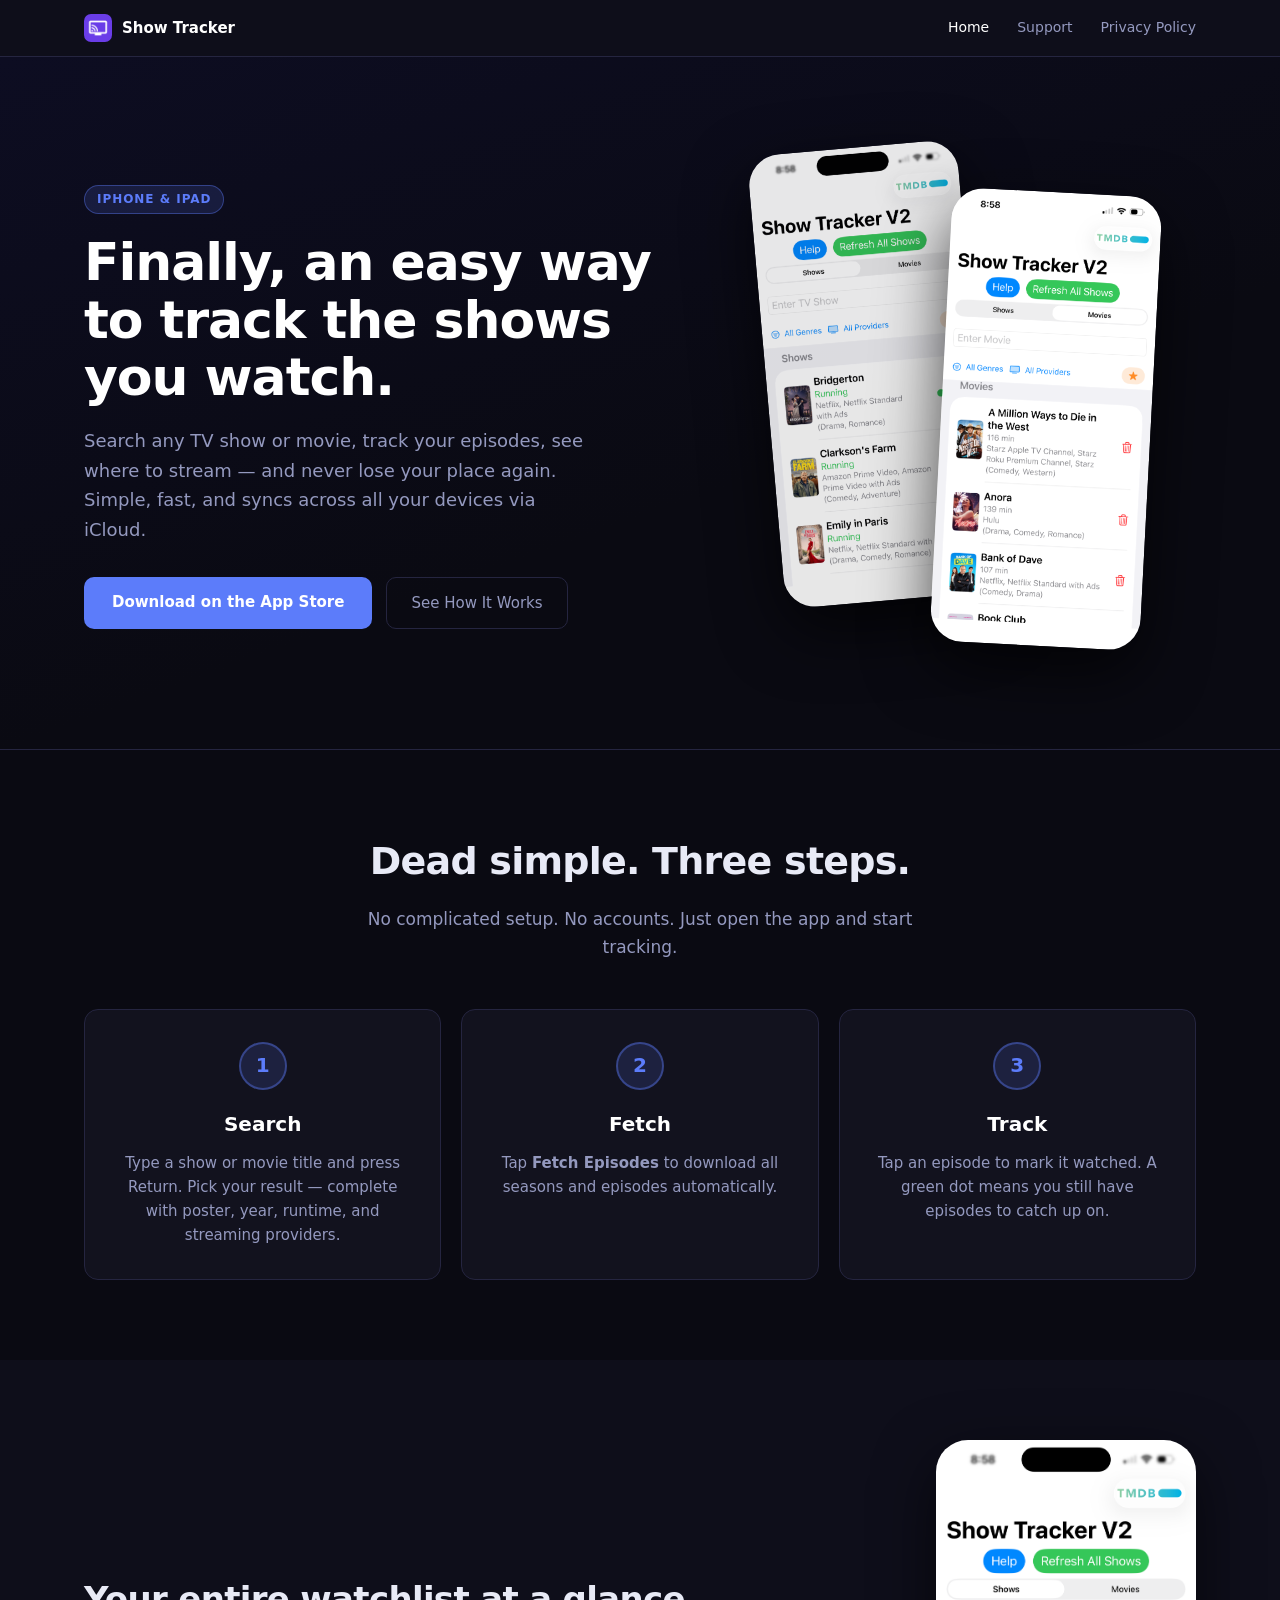
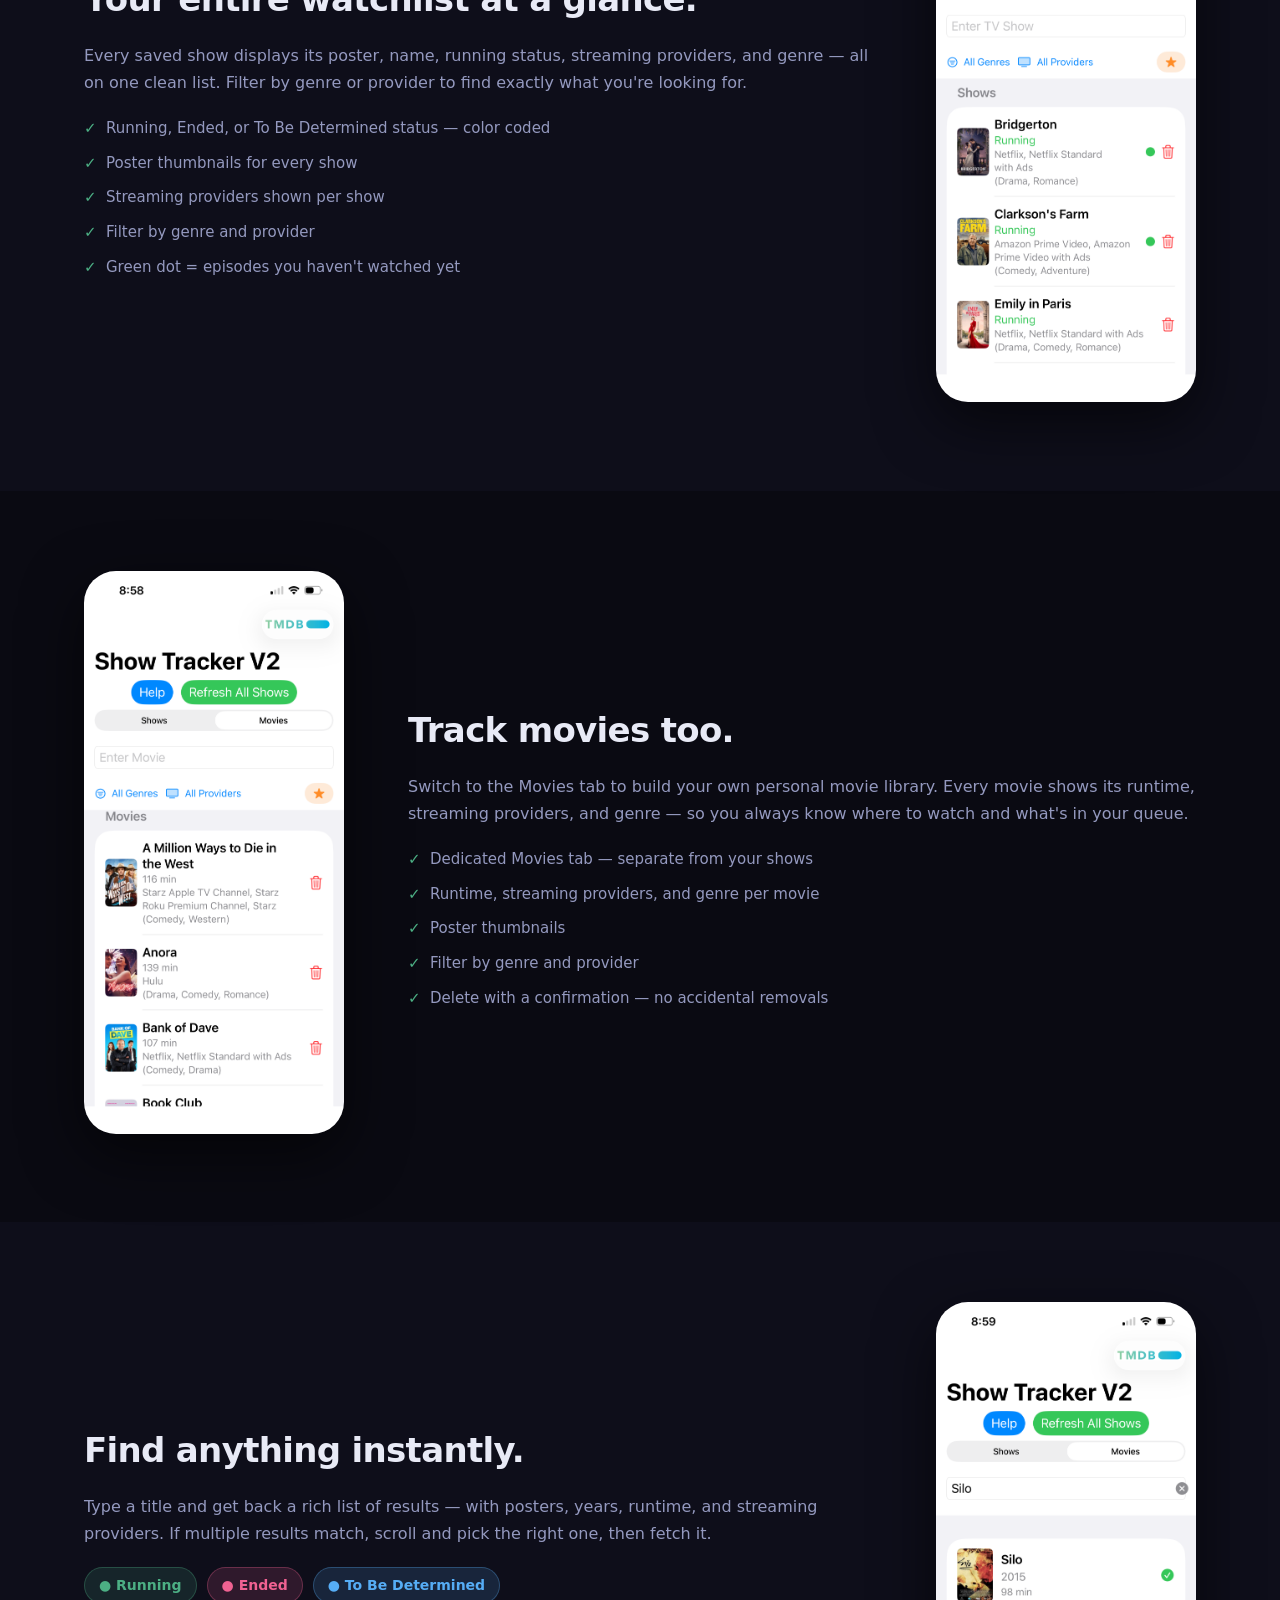
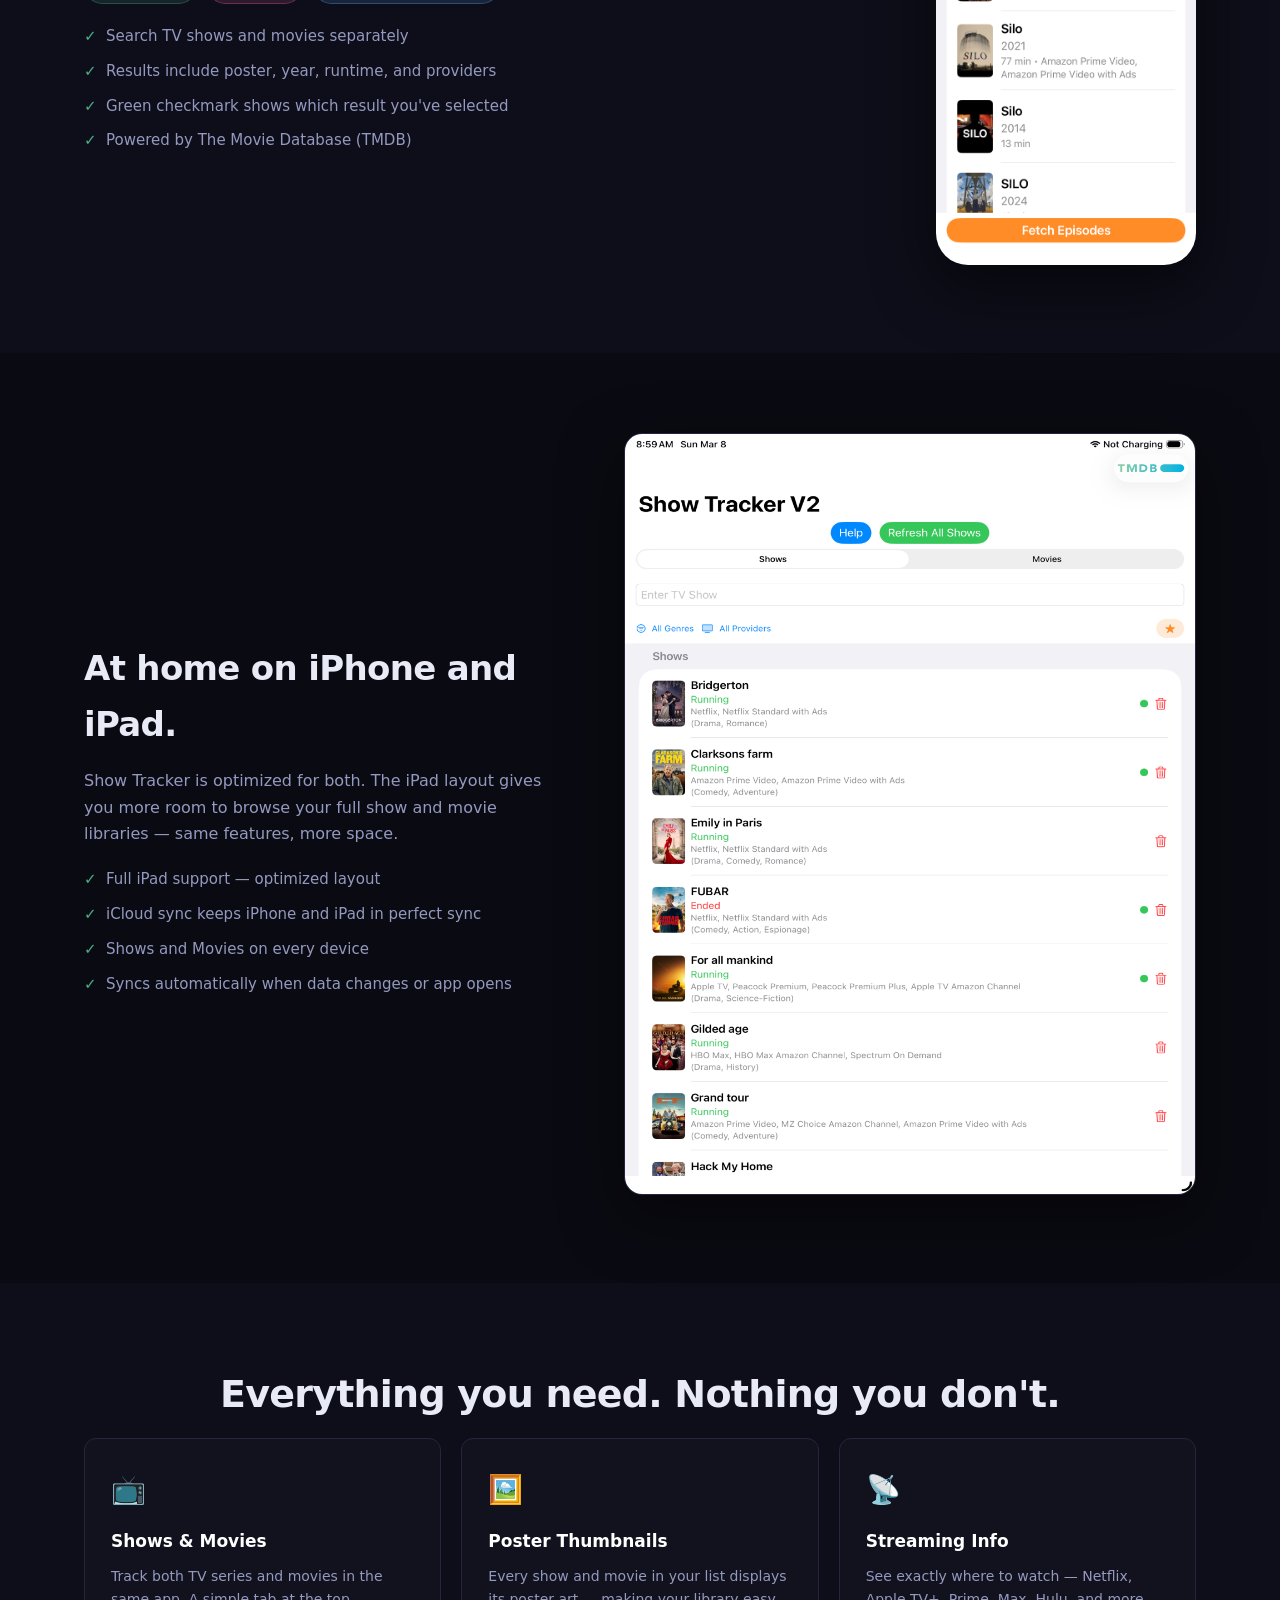
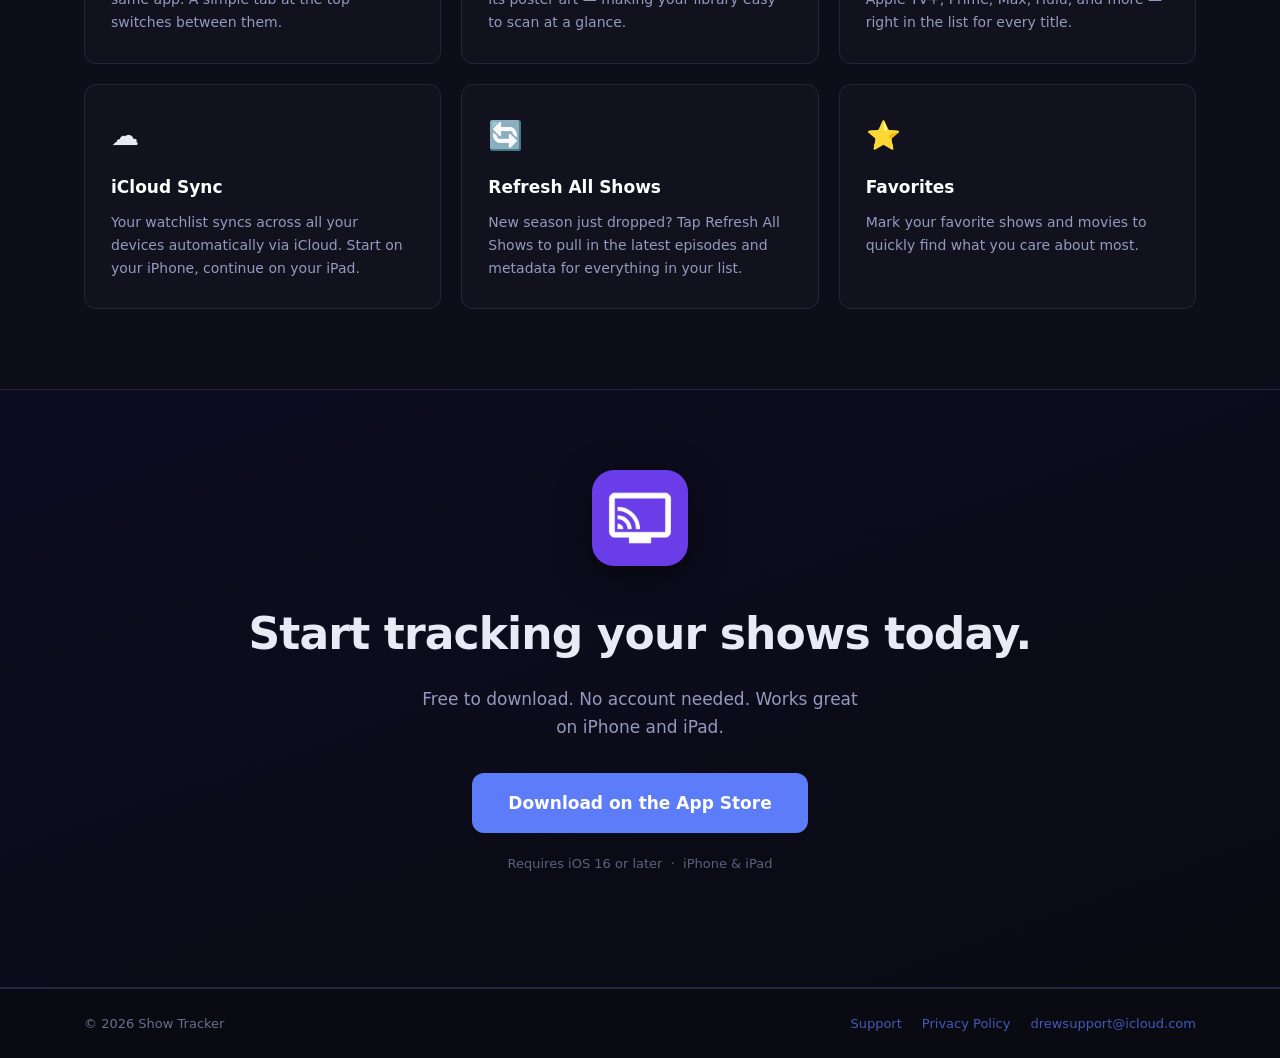
<file: index.html>
<!doctype html>
<html lang="en">
<head>
	
	
<!-- Google tag (gtag.js) DO NOT REMOVE -->
<script async src="https://www.googletagmanager.com/gtag/js?id=G-LZV2YKF7E3"></script>
<script>
  window.dataLayer = window.dataLayer || [];
  function gtag(){dataLayer.push(arguments);}
  gtag('js', new Date());

  gtag('config', 'G-LZV2YKF7E3');
</script>	
<!-- DO NOT REMOVE ABOVE -->
	
	
  <meta charset="UTF-8" />
  <meta name="viewport" content="width=device-width, initial-scale=1.0" />
  <title>Show Tracker — Track Every Show You Watch</title>
  <meta name="description" content="Show Tracker is a simple iOS app to track TV shows and movies, mark watched episodes, and see where to stream — on iPhone and iPad." />
  <link rel="stylesheet" href="styles.css" />
</head>
<body>

  <nav class="site-nav">
    <div class="container nav-inner">
      <a href="index.html" class="nav-logo">
        <img src="screenshots/appicon.png" alt="Show Tracker icon" class="nav-icon" />
        Show Tracker
      </a>
      <div class="nav-links">
        <a href="index.html" class="active">Home</a>
        <a href="support.html">Support</a>
        <a href="privacy.html">Privacy Policy</a>
      </div>
    </div>
  </nav>

  <!-- HERO -->
  <header class="hero">
    <div class="container">
      <div class="hero-inner">
        <div class="hero-text">
          <div class="badge">iPhone &amp; iPad</div>
          <h1>Finally, an easy way to track the shows you watch.</h1>
          <p class="tagline">Search any TV show or movie, track your episodes, see where to stream — and never lose your place again. Simple, fast, and syncs across all your devices via iCloud.</p>
          <div class="hero-cta">
            <a href="https://apps.apple.com/us/app/show-tracker-v2-simple/id6760260950" class="btn-primary">Download on the App Store</a>
            <a href="#features" class="btn-ghost">See How It Works</a>
          </div>
        </div>
        <div class="hero-screenshots">
          <img src="screenshots/iphone_shows.png" alt="Show Tracker main list on iPhone" class="phone-shot shot-back" />
          <img src="screenshots/iphone_movies.png" alt="Movies list on iPhone" class="phone-shot shot-front" />
        </div>
      </div>
    </div>
  </header>

  <!-- HOW IT WORKS -->
  <section class="section steps-section" id="features">
    <div class="container">
      <h2 class="section-title">Dead simple. Three steps.</h2>
      <p class="section-sub">No complicated setup. No accounts. Just open the app and start tracking.</p>
      <div class="steps-grid">
        <div class="step-card">
          <div class="step-num">1</div>
          <h3>Search</h3>
          <p>Type a show or movie title and press Return. Pick your result — complete with poster, year, runtime, and streaming providers.</p>
        </div>
        <div class="step-card">
          <div class="step-num">2</div>
          <h3>Fetch</h3>
          <p>Tap <strong>Fetch Episodes</strong> to download all seasons and episodes automatically.</p>
        </div>
        <div class="step-card">
          <div class="step-num">3</div>
          <h3>Track</h3>
          <p>Tap an episode to mark it watched. A green dot means you still have episodes to catch up on.</p>
        </div>
      </div>
    </div>
  </section>

  <!-- FEATURE ROW 1 — show list -->
  <section class="section feature-section alt-bg">
    <div class="container">
      <div class="feature-row">
        <div class="feature-copy">
          <h2>Your entire watchlist at a glance.</h2>
          <p>Every saved show displays its poster, name, running status, streaming providers, and genre — all on one clean list. Filter by genre or provider to find exactly what you're looking for.</p>
          <ul class="feature-list">
            <li>Running, Ended, or To Be Determined status — color coded</li>
            <li>Poster thumbnails for every show</li>
            <li>Streaming providers shown per show</li>
            <li>Filter by genre and provider</li>
            <li>Green dot = episodes you haven't watched yet</li>
          </ul>
        </div>
        <div class="feature-img phone-frame">
          <img src="screenshots/iphone_shows.png" alt="Show Tracker shows list on iPhone" />
        </div>
      </div>
    </div>
  </section>

  <!-- FEATURE ROW 2 — movies -->
  <section class="section feature-section">
    <div class="container">
      <div class="feature-row reverse">
        <div class="feature-copy">
          <h2>Track movies too.</h2>
          <p>Switch to the Movies tab to build your own personal movie library. Every movie shows its runtime, streaming providers, and genre — so you always know where to watch and what's in your queue.</p>
          <ul class="feature-list">
            <li>Dedicated Movies tab — separate from your shows</li>
            <li>Runtime, streaming providers, and genre per movie</li>
            <li>Poster thumbnails</li>
            <li>Filter by genre and provider</li>
            <li>Delete with a confirmation — no accidental removals</li>
          </ul>
        </div>
        <div class="feature-img phone-frame">
          <img src="screenshots/iphone_movies.png" alt="Movies list on iPhone" />
        </div>
      </div>
    </div>
  </section>

  <!-- FEATURE ROW 3 — search -->
  <section class="section feature-section alt-bg">
    <div class="container">
      <div class="feature-row">
        <div class="feature-copy">
          <h2>Find anything instantly.</h2>
          <p>Type a title and get back a rich list of results — with posters, years, runtime, and streaming providers. If multiple results match, scroll and pick the right one, then fetch it.</p>
          <div class="status-pills">
            <span class="pill green">● Running</span>
            <span class="pill red">● Ended</span>
            <span class="pill blue">● To Be Determined</span>
          </div>
          <ul class="feature-list" style="margin-top:20px;">
            <li>Search TV shows and movies separately</li>
            <li>Results include poster, year, runtime, and providers</li>
            <li>Green checkmark shows which result you've selected</li>
            <li>Powered by The Movie Database (TMDB)</li>
          </ul>
        </div>
        <div class="feature-img phone-frame">
          <img src="screenshots/iphone_search.png" alt="Search results on iPhone" />
        </div>
      </div>
    </div>
  </section>

  <!-- IPAD -->
  <section class="section ipad-section">
    <div class="container">
      <div class="ipad-inner">
        <div class="ipad-copy">
          <h2>At home on iPhone and iPad.</h2>
          <p>Show Tracker is optimized for both. The iPad layout gives you more room to browse your full show and movie libraries — same features, more space.</p>
          <ul class="feature-list">
            <li>Full iPad support — optimized layout</li>
            <li>iCloud sync keeps iPhone and iPad in perfect sync</li>
            <li>Shows and Movies on every device</li>
            <li>Syncs automatically when data changes or app opens</li>
          </ul>
        </div>
        <div class="ipad-img">
          <img src="screenshots/ipad_shows.png" alt="Show Tracker on iPad" />
        </div>
      </div>
    </div>
  </section>

  <!-- FEATURE GRID -->
  <section class="section grid-section alt-bg">
    <div class="container">
      <h2 class="section-title">Everything you need. Nothing you don't.</h2>
      <div class="feat-grid">

        <div class="feat-card">
          <div class="feat-icon">📺</div>
          <h3>Shows &amp; Movies</h3>
          <p>Track both TV series and movies in the same app. A simple tab at the top switches between them.</p>
        </div>

        <div class="feat-card">
          <div class="feat-icon">🖼️</div>
          <h3>Poster Thumbnails</h3>
          <p>Every show and movie in your list displays its poster art — making your library easy to scan at a glance.</p>
        </div>

        <div class="feat-card">
          <div class="feat-icon">📡</div>
          <h3>Streaming Info</h3>
          <p>See exactly where to watch — Netflix, Apple TV+, Prime, Max, Hulu, and more — right in the list for every title.</p>
        </div>

        <div class="feat-card">
          <div class="feat-icon">☁️</div>
          <h3>iCloud Sync</h3>
          <p>Your watchlist syncs across all your devices automatically via iCloud. Start on your iPhone, continue on your iPad.</p>
        </div>

        <div class="feat-card">
          <div class="feat-icon">🔄</div>
          <h3>Refresh All Shows</h3>
          <p>New season just dropped? Tap Refresh All Shows to pull in the latest episodes and metadata for everything in your list.</p>
        </div>

        <div class="feat-card">
          <div class="feat-icon">⭐</div>
          <h3>Favorites</h3>
          <p>Mark your favorite shows and movies to quickly find what you care about most.</p>
        </div>

      </div>
    </div>
  </section>

  <!-- CTA -->
  <section class="section cta-section">
    <div class="container cta-inner">
      <img src="screenshots/appicon.png" alt="Show Tracker" class="cta-icon" />
      <h2>Start tracking your shows today.</h2>
      <p>Free to download. No account needed. Works great on iPhone and iPad.</p>
      <a href="https://apps.apple.com/us/app/show-tracker-v2-simple/id6760260950" class="btn-primary large">Download on the App Store</a>
      <p class="cta-byline">Requires iOS 16 or later &nbsp;·&nbsp; iPhone &amp; iPad</p>
    </div>
  </section>

  <footer class="footer">
    <div class="container">
      <span>© 2026 Show Tracker</span>
      <span style="display:flex;gap:20px;align-items:center;flex-wrap:wrap;">
        <a href="support.html">Support</a>
        <a href="privacy.html">Privacy Policy</a>
        <a href="mailto:drewsupport@icloud.com">drewsupport@icloud.com</a>
      </span>
    </div>
  </footer>

</body>
</html>
</file>
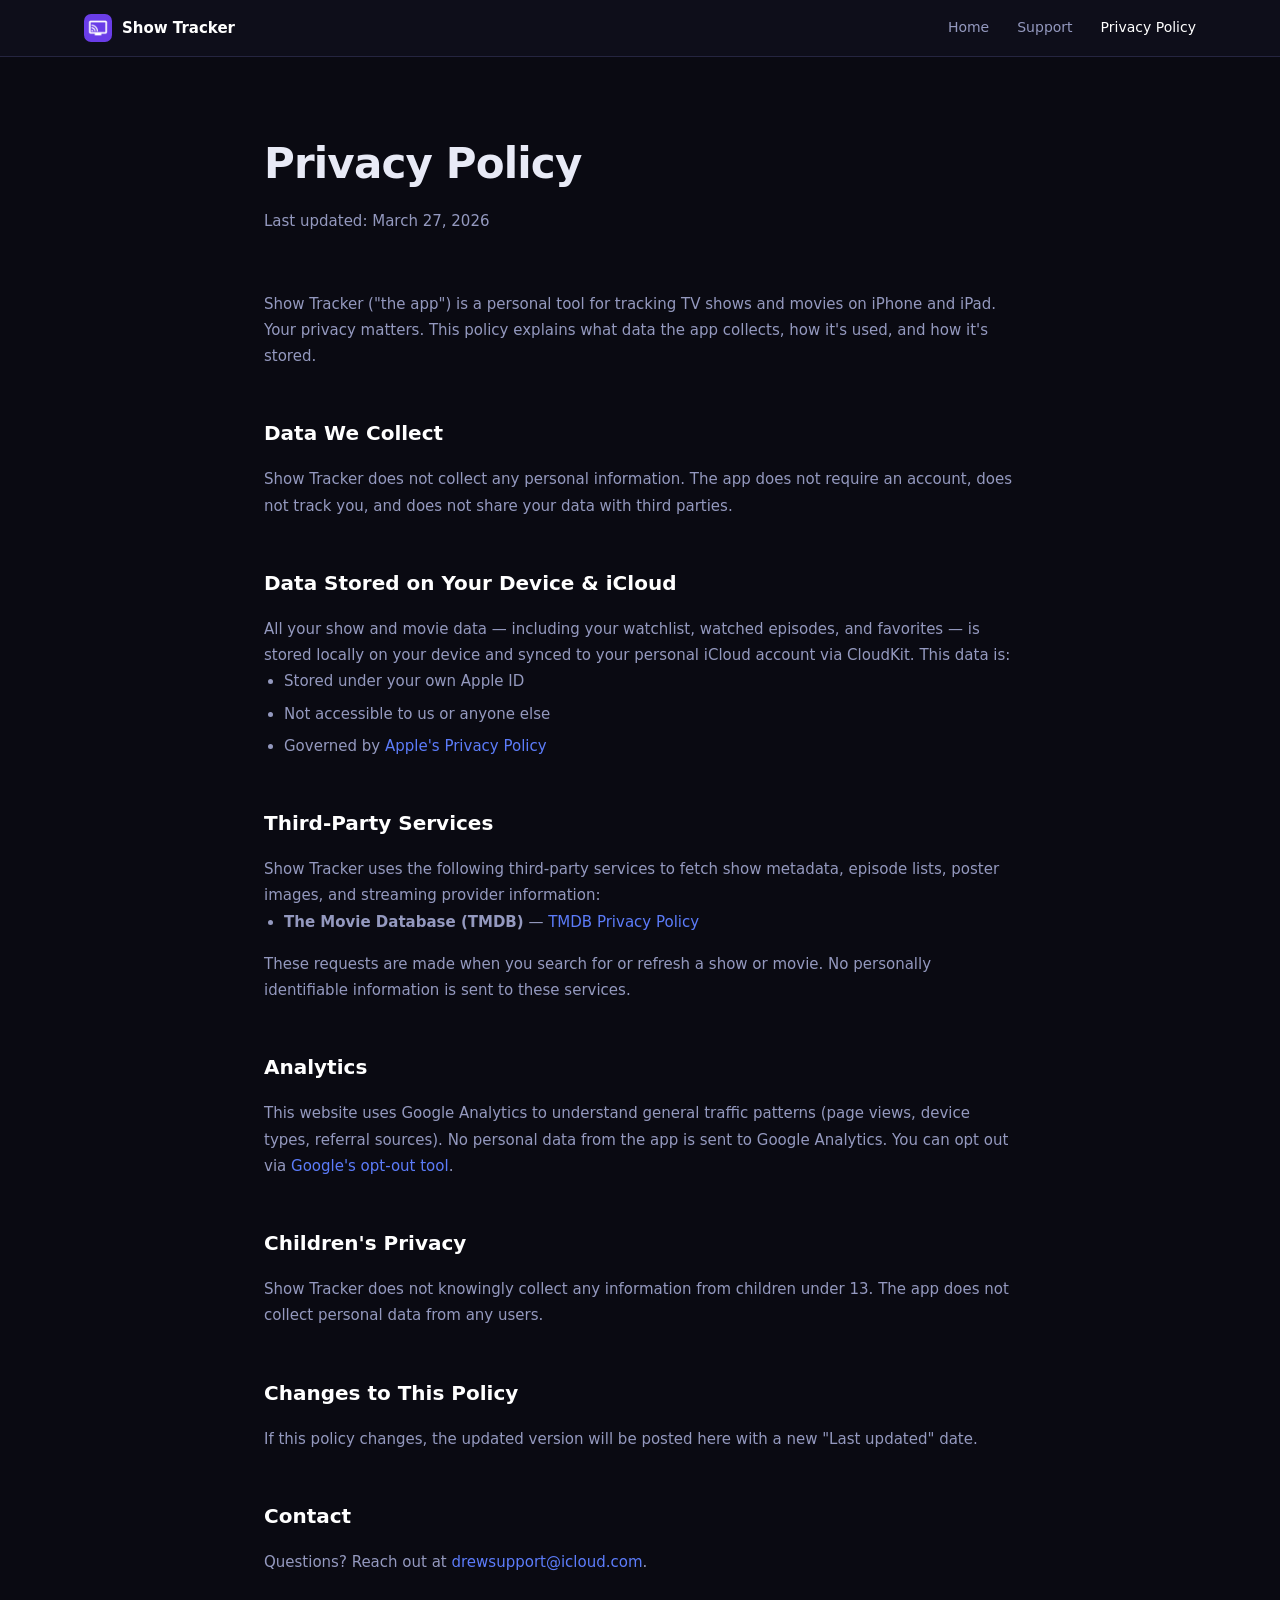
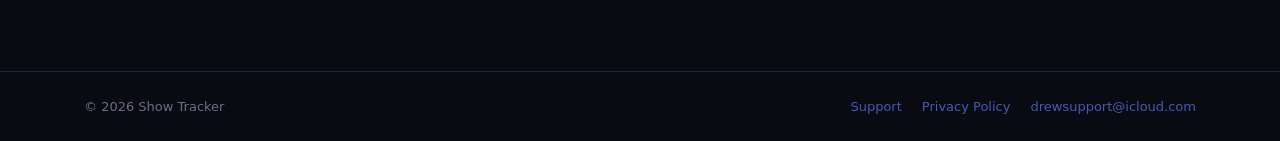
<file: privacy.html>
<!doctype html>
<html lang="en">
<head>
  <meta charset="UTF-8" />
  <meta name="viewport" content="width=device-width, initial-scale=1.0" />
  <title>Privacy Policy — Show Tracker</title>
  <meta name="description" content="Privacy Policy for Show Tracker — iOS app for tracking TV shows and movies." />
  <link rel="stylesheet" href="styles.css" />
  <style>
    .privacy-body { max-width: 800px; margin: 0 auto; padding: 72px 24px 96px; }
    .privacy-body h1 { font-size: clamp(28px, 4vw, 42px); font-weight: 800; letter-spacing: -0.02em; margin-bottom: 10px; }
    .privacy-sub { font-size: 17px; color: var(--muted); margin-bottom: 56px; }
    .privacy-body h2 { font-size: 20px; font-weight: 700; margin: 48px 0 16px; color: #fff; }
    .privacy-body p, .privacy-body li { font-size: 15px; color: var(--muted); line-height: 1.75; }
    .privacy-body ul { margin: 0 0 16px 20px; }
    .privacy-body ul li { margin-bottom: 6px; }
    .privacy-body a { color: var(--accent); }
    .privacy-body a:hover { color: var(--accent-hover); }
  </style>
</head>
<body>

  <nav class="site-nav">
    <div class="container nav-inner">
      <a href="index.html" class="nav-logo">
        <img src="screenshots/appicon.png" alt="Show Tracker" class="nav-icon" />
        Show Tracker
      </a>
      <div class="nav-links">
        <a href="index.html">Home</a>
        <a href="support.html">Support</a>
        <a href="privacy.html" class="active">Privacy Policy</a>
      </div>
    </div>
  </nav>

  <main class="privacy-body">
    <h1>Privacy Policy</h1>
    <p class="privacy-sub">Last updated: March 27, 2026</p>

    <p>Show Tracker ("the app") is a personal tool for tracking TV shows and movies on iPhone and iPad. Your privacy matters. This policy explains what data the app collects, how it's used, and how it's stored.</p>

    <h2>Data We Collect</h2>
    <p>Show Tracker does not collect any personal information. The app does not require an account, does not track you, and does not share your data with third parties.</p>

    <h2>Data Stored on Your Device &amp; iCloud</h2>
    <p>All your show and movie data — including your watchlist, watched episodes, and favorites — is stored locally on your device and synced to your personal iCloud account via CloudKit. This data is:</p>
    <ul>
      <li>Stored under your own Apple ID</li>
      <li>Not accessible to us or anyone else</li>
      <li>Governed by <a href="https://www.apple.com/legal/privacy/" target="_blank" rel="noopener">Apple's Privacy Policy</a></li>
    </ul>

    <h2>Third-Party Services</h2>
    <p>Show Tracker uses the following third-party services to fetch show metadata, episode lists, poster images, and streaming provider information:</p>
    <ul>
      <li><strong>The Movie Database (TMDB)</strong> — <a href="https://www.themoviedb.org/privacy-policy" target="_blank" rel="noopener">TMDB Privacy Policy</a></li>
    </ul>
    <p>These requests are made when you search for or refresh a show or movie. No personally identifiable information is sent to these services.</p>

    <h2>Analytics</h2>
    <p>This website uses Google Analytics to understand general traffic patterns (page views, device types, referral sources). No personal data from the app is sent to Google Analytics. You can opt out via <a href="https://tools.google.com/dlpage/gaoptout" target="_blank" rel="noopener">Google's opt-out tool</a>.</p>

    <h2>Children's Privacy</h2>
    <p>Show Tracker does not knowingly collect any information from children under 13. The app does not collect personal data from any users.</p>

    <h2>Changes to This Policy</h2>
    <p>If this policy changes, the updated version will be posted here with a new "Last updated" date.</p>

    <h2>Contact</h2>
    <p>Questions? Reach out at <a href="mailto:drewsupport@icloud.com">drewsupport@icloud.com</a>.</p>
  </main>

  <footer class="footer">
    <div class="container">
      <span>© 2026 Show Tracker</span>
      <span style="display:flex;gap:20px;align-items:center;flex-wrap:wrap;">
        <a href="support.html">Support</a>
        <a href="privacy.html">Privacy Policy</a>
        <a href="mailto:drewsupport@icloud.com">drewsupport@icloud.com</a>
      </span>
    </div>
  </footer>

</body>
</html>
</file>
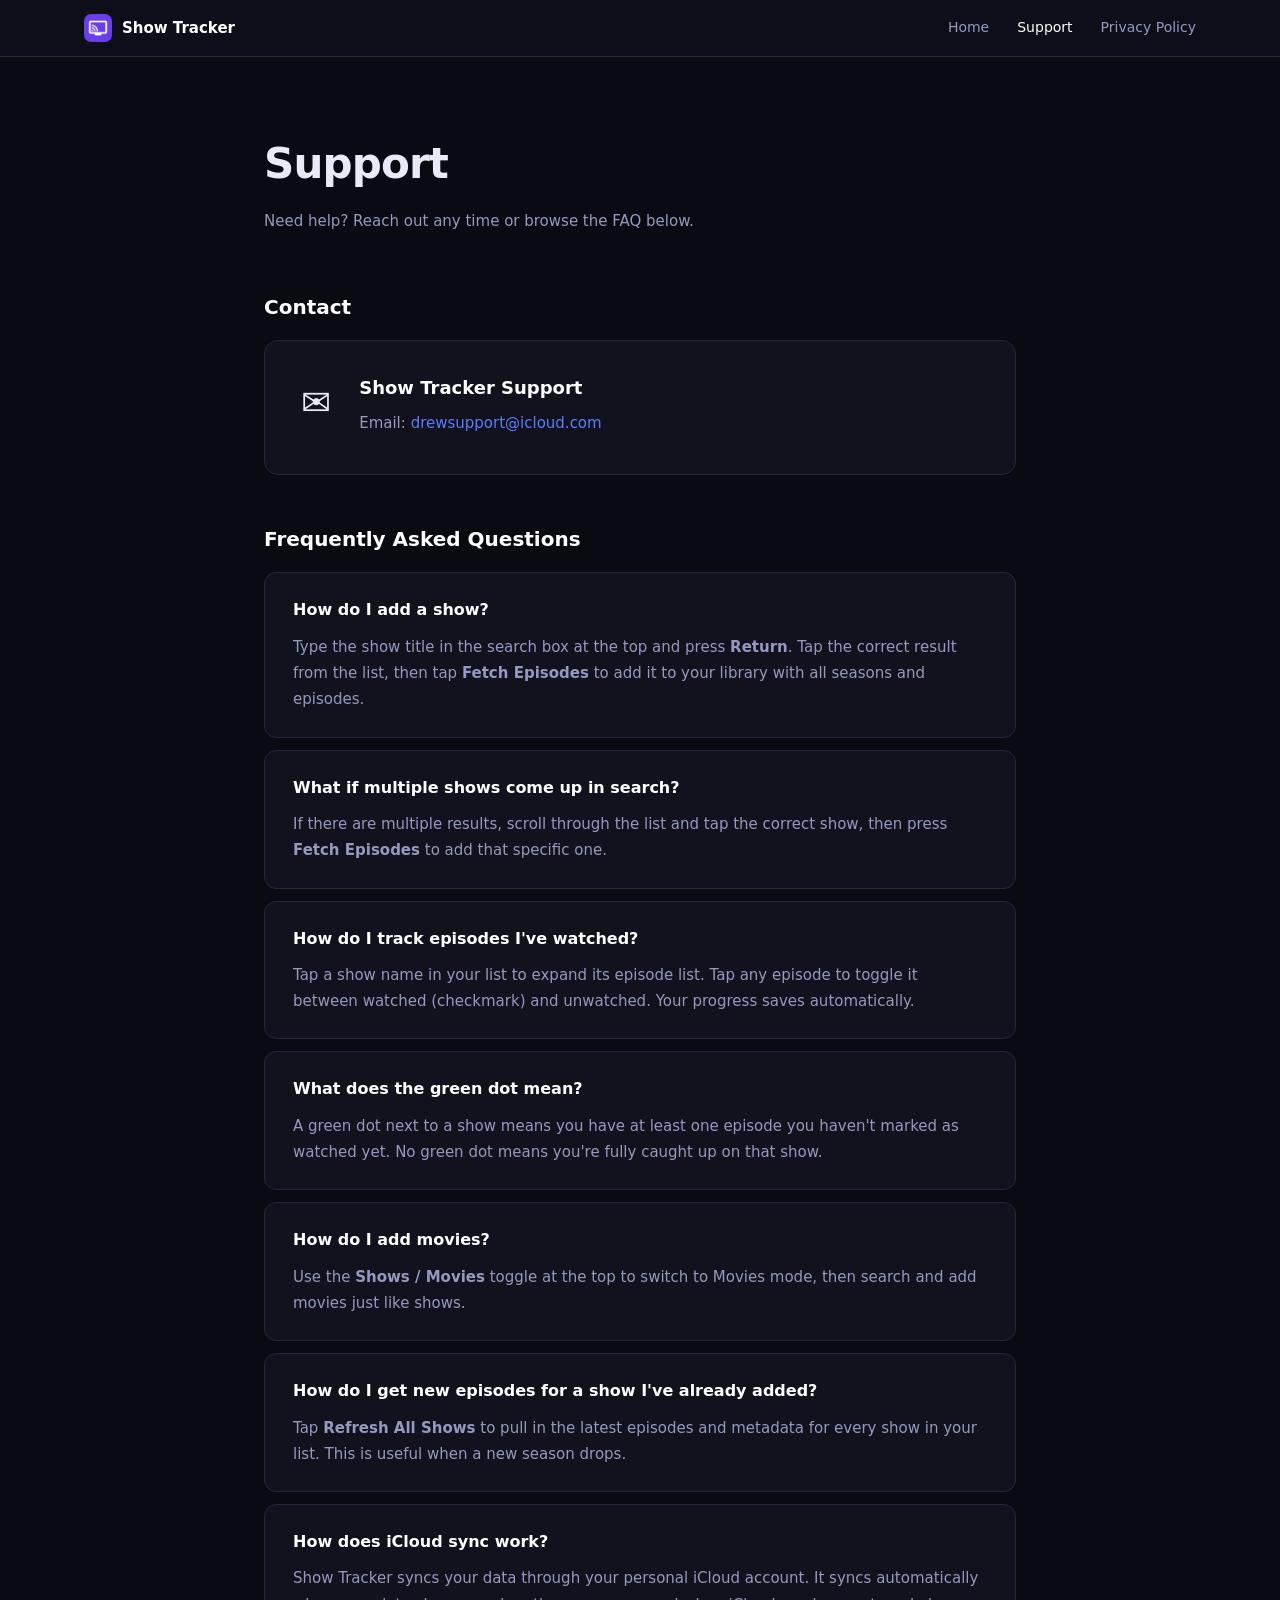
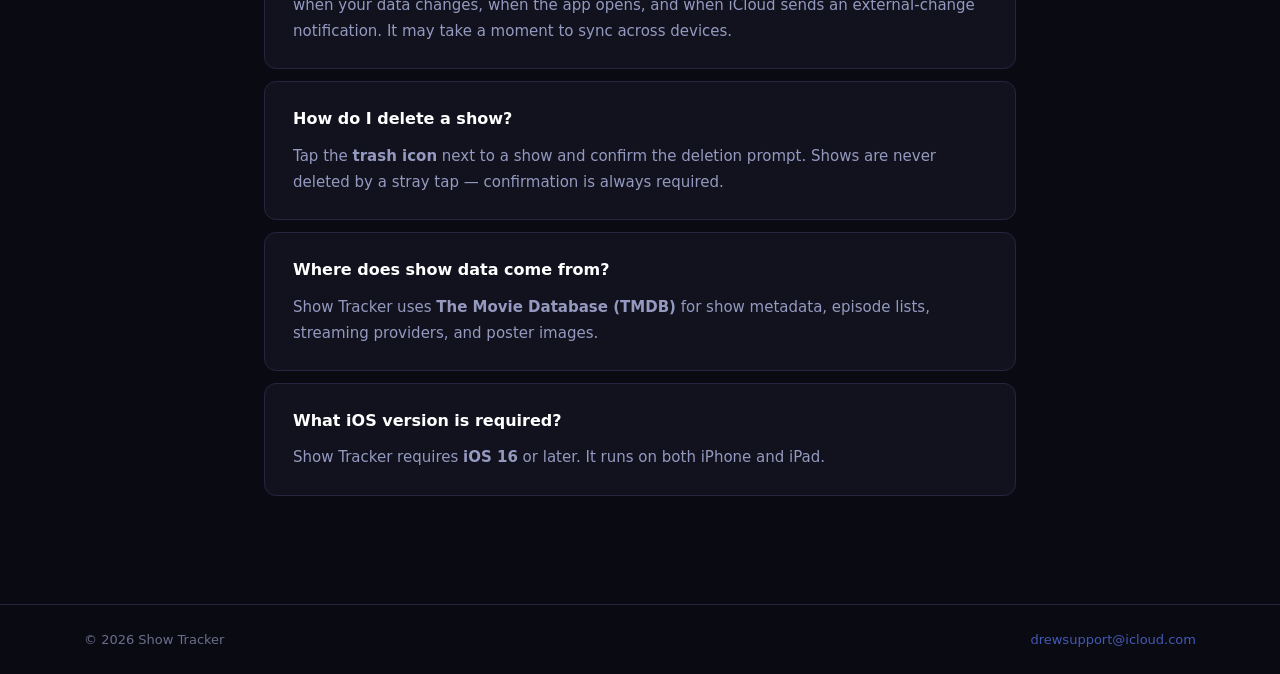
<file: support.html>
<!doctype html>
<html lang="en">
<head>
  <meta charset="UTF-8" />
  <meta name="viewport" content="width=device-width, initial-scale=1.0" />
  <title>Support — Show Tracker</title>
  <link rel="stylesheet" href="styles.css" />
  <style>
    .support-body { max-width: 800px; margin: 0 auto; padding: 72px 24px 96px; }
    .support-body h1 { font-size: clamp(28px, 4vw, 42px); font-weight: 800; letter-spacing: -0.02em; margin-bottom: 10px; }
    .support-sub { font-size: 17px; color: var(--muted); margin-bottom: 56px; }
    .support-body h2 { font-size: 20px; font-weight: 700; margin: 48px 0 16px; color: #fff; }
    .support-body p, .support-body li { font-size: 15px; color: var(--muted); line-height: 1.75; }
    .support-body ul { margin: 0 0 16px 20px; }
    .support-body ul li { margin-bottom: 6px; }
    .contact-card { background: var(--panel); border: 1px solid var(--border); border-radius: 14px; padding: 32px 36px; margin-top: 16px; display: flex; align-items: flex-start; gap: 28px; }
    .contact-icon { font-size: 36px; flex-shrink: 0; }
    .contact-info h3 { font-size: 18px; font-weight: 700; margin-bottom: 8px; color: #fff; }
    .contact-info p { margin-bottom: 6px; }
    .faq-item { background: var(--panel); border: 1px solid var(--border); border-radius: 12px; padding: 24px 28px; margin-bottom: 12px; }
    .faq-item h3 { font-size: 16px; font-weight: 600; color: #fff; margin-bottom: 10px; }
    .faq-item p { margin: 0; }
  </style>
</head>
<body>

  <nav class="site-nav">
    <div class="container nav-inner">
      <a href="index.html" class="nav-logo">
        <img src="screenshots/appicon.png" alt="Show Tracker" class="nav-icon" />
        Show Tracker
      </a>
      <div class="nav-links">
        <a href="index.html">Home</a>
        <a href="support.html" class="active">Support</a>
        <a href="privacy.html">Privacy Policy</a>
      </div>
    </div>
  </nav>

  <main class="support-body">
    <h1>Support</h1>
    <p class="support-sub">Need help? Reach out any time or browse the FAQ below.</p>

    <h2>Contact</h2>
    <div class="contact-card">
      <div class="contact-icon">✉️</div>
      <div class="contact-info">
        <h3>Show Tracker Support</h3>
        <p>Email: <a href="mailto:drewsupport@icloud.com">drewsupport@icloud.com</a></p>
      </div>
    </div>

    <h2>Frequently Asked Questions</h2>

    <div class="faq-item">
      <h3>How do I add a show?</h3>
      <p>Type the show title in the search box at the top and press <strong>Return</strong>. Tap the correct result from the list, then tap <strong>Fetch Episodes</strong> to add it to your library with all seasons and episodes.</p>
    </div>

    <div class="faq-item">
      <h3>What if multiple shows come up in search?</h3>
      <p>If there are multiple results, scroll through the list and tap the correct show, then press <strong>Fetch Episodes</strong> to add that specific one.</p>
    </div>

    <div class="faq-item">
      <h3>How do I track episodes I've watched?</h3>
      <p>Tap a show name in your list to expand its episode list. Tap any episode to toggle it between watched (checkmark) and unwatched. Your progress saves automatically.</p>
    </div>

    <div class="faq-item">
      <h3>What does the green dot mean?</h3>
      <p>A green dot next to a show means you have at least one episode you haven't marked as watched yet. No green dot means you're fully caught up on that show.</p>
    </div>

    <div class="faq-item">
      <h3>How do I add movies?</h3>
      <p>Use the <strong>Shows / Movies</strong> toggle at the top to switch to Movies mode, then search and add movies just like shows.</p>
    </div>

    <div class="faq-item">
      <h3>How do I get new episodes for a show I've already added?</h3>
      <p>Tap <strong>Refresh All Shows</strong> to pull in the latest episodes and metadata for every show in your list. This is useful when a new season drops.</p>
    </div>

    <div class="faq-item">
      <h3>How does iCloud sync work?</h3>
      <p>Show Tracker syncs your data through your personal iCloud account. It syncs automatically when your data changes, when the app opens, and when iCloud sends an external-change notification. It may take a moment to sync across devices.</p>
    </div>

    <div class="faq-item">
      <h3>How do I delete a show?</h3>
      <p>Tap the <strong>trash icon</strong> next to a show and confirm the deletion prompt. Shows are never deleted by a stray tap — confirmation is always required.</p>
    </div>

    <div class="faq-item">
      <h3>Where does show data come from?</h3>
      <p>Show Tracker uses <strong>The Movie Database (TMDB)</strong> for show metadata, episode lists, streaming providers, and poster images.</p>
    </div>

    <div class="faq-item">
      <h3>What iOS version is required?</h3>
      <p>Show Tracker requires <strong>iOS 16</strong> or later. It runs on both iPhone and iPad.</p>
    </div>

  </main>

  <footer class="footer">
    <div class="container">
      <span>© 2026 Show Tracker</span>
      <span><a href="mailto:drewsupport@icloud.com">drewsupport@icloud.com</a></span>
    </div>
  </footer>

</body>
</html>
</file>
<file: styles.css>
:root {
  --bg: #0a0a12;
  --panel: #12121e;
  --panel2: #0e0e1a;
  --text: #e8eaf6;
  --muted: #9499bf;
  --border: #252540;
  --accent: #5c7cfa;
  --accent-hover: #7c96ff;
  --green: #4caf84;
  --yellow: #f6c343;
  --red: #f06292;
  --blue: #56adf5;
}

* { box-sizing: border-box; margin: 0; padding: 0; }

body {
  font-family: Inter, system-ui, -apple-system, Segoe UI, Roboto, sans-serif;
  background: var(--bg);
  color: var(--text);
  line-height: 1.65;
}

a { color: var(--accent); text-decoration: none; }
a:hover { color: var(--accent-hover); }

.container {
  max-width: 1160px;
  margin: 0 auto;
  padding: 0 24px;
}

/* ── NAV ── */
.site-nav {
  background: var(--panel2);
  border-bottom: 1px solid var(--border);
  position: sticky;
  top: 0;
  z-index: 100;
}
.nav-inner {
  display: flex;
  align-items: center;
  justify-content: space-between;
  height: 56px;
}
.nav-logo {
  display: flex;
  align-items: center;
  gap: 10px;
  font-size: 15px;
  font-weight: 700;
  color: #fff;
}
.nav-logo:hover { color: var(--accent-hover); }
.nav-icon {
  width: 28px;
  height: 28px;
  border-radius: 7px;
}
.nav-links {
  display: flex;
  gap: 28px;
}
.nav-links a {
  font-size: 14px;
  font-weight: 500;
  color: var(--muted);
  transition: color 0.2s;
}
.nav-links a:hover,
.nav-links a.active { color: #fff; }

/* ── HERO ── */
.hero {
  padding: 80px 0 72px;
  background: linear-gradient(160deg, #0d0d22 0%, #0a0a12 60%);
  border-bottom: 1px solid var(--border);
}

.hero-inner {
  display: flex;
  align-items: center;
  gap: 48px;
}

.hero-text { flex: 1; min-width: 0; }

.badge {
  display: inline-block;
  background: rgba(92, 124, 250, 0.15);
  border: 1px solid rgba(92, 124, 250, 0.4);
  color: var(--accent);
  font-size: 12px;
  font-weight: 600;
  letter-spacing: 0.08em;
  text-transform: uppercase;
  border-radius: 20px;
  padding: 4px 12px;
  margin-bottom: 20px;
}

.hero h1 {
  font-size: clamp(32px, 5vw, 52px);
  font-weight: 800;
  line-height: 1.1;
  letter-spacing: -0.02em;
  margin-bottom: 20px;
  color: #fff;
}

.tagline {
  font-size: 18px;
  color: var(--muted);
  max-width: 500px;
  margin-bottom: 32px;
}

.hero-cta {
  display: flex;
  gap: 14px;
  flex-wrap: wrap;
}

.btn-primary {
  display: inline-block;
  background: var(--accent);
  color: #fff;
  font-size: 15px;
  font-weight: 600;
  padding: 13px 28px;
  border-radius: 10px;
  transition: background 0.2s;
}
.btn-primary:hover { background: var(--accent-hover); color: #fff; }
.btn-primary.large { font-size: 17px; padding: 16px 36px; border-radius: 12px; }

.btn-ghost {
  display: inline-block;
  color: var(--muted);
  font-size: 15px;
  font-weight: 500;
  padding: 13px 24px;
  border-radius: 10px;
  border: 1px solid var(--border);
  transition: border-color 0.2s, color 0.2s;
}
.btn-ghost:hover { border-color: var(--accent); color: var(--accent); }

/* Hero phone mockup stack */
/* The hero stack: TWO phones, both legible (Drew, 2026-09-22: "the top is
   missing"). The box was 320px wide with the front phone at left:90px, so all but
   a ~90px sliver of the REAR phone was covered — it read as an asset that had not
   loaded rather than as a second device behind the first. The box is wider than
   the two shots need, the rear sits fully inside it, and the overlap is a corner
   rather than most of a phone. Shots keep their aspect (1242x2688), so the box is
   tall enough to hold them whole. */
.hero-screenshots {
  flex: 0 0 auto;
  position: relative;
  width: 430px;
  height: 540px;
}
.phone-shot {
  position: absolute;
  width: 210px;
  height: auto;
  border-radius: 32px;
  box-shadow: 0 24px 64px rgba(0,0,0,0.7);
}
.shot-back {
  top: 10px;
  left: 0;
  opacity: 0.9;
  transform: rotate(-5deg);
}
.shot-front {
  top: 55px;
  left: 175px;
  z-index: 2;
  transform: rotate(3deg);
}

/* ── SECTIONS ── */
.section { padding: 80px 0; }
.alt-bg { background: var(--panel2); }

.section-title {
  font-size: clamp(26px, 3.5vw, 38px);
  font-weight: 700;
  letter-spacing: -0.02em;
  text-align: center;
  margin-bottom: 12px;
}
.section-sub {
  text-align: center;
  color: var(--muted);
  font-size: 17px;
  max-width: 600px;
  margin: 0 auto 48px;
}

/* ── STEPS ── */
.steps-grid {
  display: grid;
  grid-template-columns: repeat(auto-fit, minmax(240px, 1fr));
  gap: 20px;
}
.step-card {
  background: var(--panel);
  border: 1px solid var(--border);
  border-radius: 14px;
  padding: 32px 28px;
  text-align: center;
}
.step-num {
  width: 48px;
  height: 48px;
  border-radius: 50%;
  background: rgba(92, 124, 250, 0.15);
  border: 2px solid rgba(92, 124, 250, 0.4);
  color: var(--accent);
  font-size: 20px;
  font-weight: 800;
  display: flex;
  align-items: center;
  justify-content: center;
  margin: 0 auto 18px;
}
.step-card h3 {
  font-size: 20px;
  font-weight: 700;
  margin-bottom: 10px;
  color: #fff;
}
.step-card p {
  font-size: 15px;
  color: var(--muted);
  line-height: 1.6;
}

/* ── FEATURE ROWS ── */
.feature-row {
  display: flex;
  align-items: center;
  gap: 64px;
}
.feature-row.reverse { flex-direction: row-reverse; }

.feature-copy { flex: 1; min-width: 0; }
.feature-copy h2 {
  font-size: clamp(24px, 3vw, 34px);
  font-weight: 700;
  letter-spacing: -0.02em;
  margin-bottom: 16px;
}
.feature-copy p {
  color: var(--muted);
  font-size: 16px;
  margin-bottom: 20px;
}

.feature-list {
  list-style: none;
  display: flex;
  flex-direction: column;
  gap: 10px;
}
.feature-list li {
  color: var(--muted);
  font-size: 15px;
  padding-left: 22px;
  position: relative;
}
.feature-list li::before {
  content: "✓";
  color: var(--green);
  font-weight: 700;
  position: absolute;
  left: 0;
}

.feature-img {
  flex: 0 0 auto;
  width: 260px;
}
.feature-img img {
  width: 100%;
  border-radius: 32px;
  box-shadow: 0 20px 60px rgba(0,0,0,0.6);
}

/* Status pills */
.status-pills {
  display: flex;
  gap: 10px;
  flex-wrap: wrap;
  margin-bottom: 4px;
}
.pill {
  font-size: 14px;
  font-weight: 600;
  padding: 6px 14px;
  border-radius: 20px;
}
.pill.green { background: rgba(76,175,132,0.15); color: var(--green); border: 1px solid rgba(76,175,132,0.3); }
.pill.red   { background: rgba(240,98,146,0.15); color: var(--red);   border: 1px solid rgba(240,98,146,0.3); }
.pill.blue  { background: rgba(86,173,245,0.15); color: var(--blue);  border: 1px solid rgba(86,173,245,0.3); }

/* ── IPAD SECTION ── */
.ipad-inner {
  display: flex;
  align-items: center;
  gap: 64px;
}
.ipad-copy { flex: 1; min-width: 0; }
.ipad-copy h2 {
  font-size: clamp(24px, 3vw, 34px);
  font-weight: 700;
  letter-spacing: -0.02em;
  margin-bottom: 16px;
}
.ipad-copy p {
  color: var(--muted);
  font-size: 16px;
  margin-bottom: 20px;
}
.ipad-img {
  flex: 1.2;
  min-width: 0;
}
.ipad-img img {
  width: 100%;
  border-radius: 18px;
  border: 1px solid var(--border);
  box-shadow: 0 20px 60px rgba(0,0,0,0.5);
}

/* ── FEATURE GRID ── */
.feat-grid {
  display: grid;
  grid-template-columns: repeat(auto-fit, minmax(300px, 1fr));
  gap: 20px;
}
.feat-card {
  background: var(--panel);
  border: 1px solid var(--border);
  border-radius: 12px;
  padding: 28px 26px;
}
.feat-icon {
  font-size: 28px;
  margin-bottom: 14px;
}
.feat-card h3 {
  font-size: 17px;
  font-weight: 700;
  margin-bottom: 10px;
  color: #fff;
}
.feat-card p {
  font-size: 14px;
  color: var(--muted);
  line-height: 1.65;
}

/* ── CTA ── */
.cta-section {
  background: linear-gradient(160deg, #0d0d22 0%, #0a0a12 100%);
  border-top: 1px solid var(--border);
  border-bottom: 1px solid var(--border);
}
.cta-inner {
  text-align: center;
}
.cta-icon {
  width: 96px;
  height: 96px;
  border-radius: 22px;
  margin-bottom: 24px;
  box-shadow: 0 8px 32px rgba(0,0,0,0.5);
}
.cta-inner h2 {
  font-size: clamp(28px, 4vw, 44px);
  font-weight: 800;
  letter-spacing: -0.02em;
  margin-bottom: 14px;
}
.cta-inner p {
  color: var(--muted);
  font-size: 17px;
  max-width: 440px;
  margin: 0 auto 32px;
}
.cta-byline {
  margin-top: 20px !important;
  font-size: 13px !important;
  opacity: 0.6;
}

/* ── FOOTER ── */
.footer {
  padding: 24px 0;
  border-top: 1px solid var(--border);
}
.footer .container {
  display: flex;
  justify-content: space-between;
  align-items: center;
  flex-wrap: wrap;
  gap: 8px;
  font-size: 13px;
  color: var(--muted);
  opacity: 0.7;
}

/* ── RESPONSIVE ── */
@media (max-width: 860px) {
  .hero-inner { flex-direction: column; gap: 48px; }
  .hero-screenshots { width: 330px; height: 440px; }
  .phone-shot { width: 165px; }
  .shot-back { top: 8px; }
  .shot-front { left: 135px; top: 45px; }
  .feature-row,
  .feature-row.reverse { flex-direction: column; gap: 36px; }
  .feature-img { width: 240px; margin: 0 auto; }
  .ipad-inner { flex-direction: column; gap: 36px; }
  .section { padding: 56px 0; }
  .hero { padding: 56px 0 52px; }
}

@media (max-width: 540px) {
  .hero-cta { flex-direction: column; }
  .btn-primary, .btn-ghost { text-align: center; }
  .footer .container { justify-content: center; text-align: center; }
  .nav-links { gap: 16px; }
  .hero-screenshots { width: 300px; height: 390px; }
  .phone-shot { width: 148px; }
  .shot-back { top: 6px; }
  .shot-front { left: 122px; top: 40px; }
}
</file>
